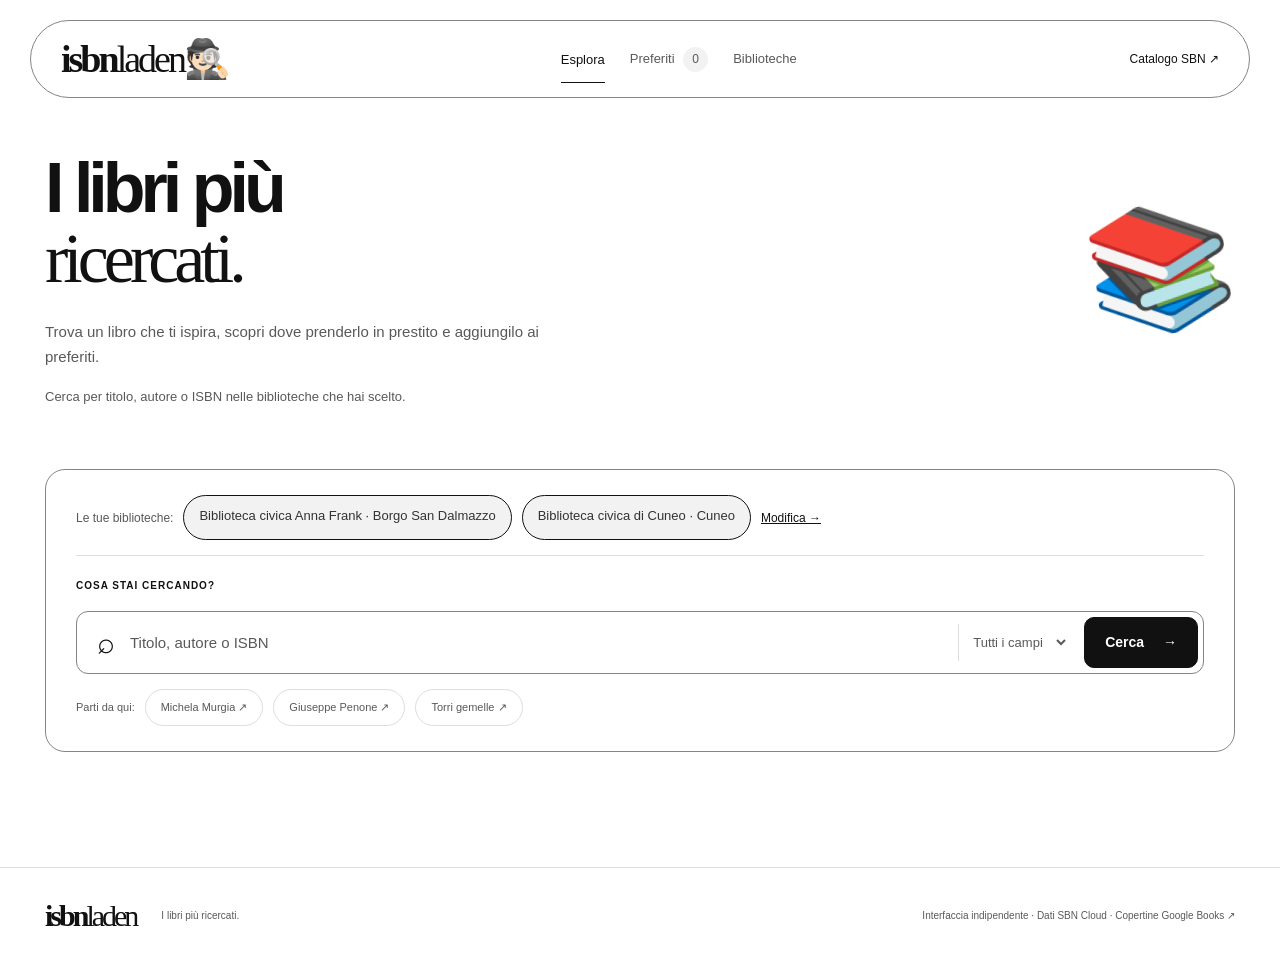
<file: index.html>
<!doctype html>
<html lang="it">
<head>
  <meta charset="utf-8">
  <meta name="viewport" content="width=device-width, initial-scale=1">
  <meta name="theme-color" content="#ffffff">
  <title>isbnladen — La tua prossima lettura</title>
  <link rel="icon" type="image/svg+xml" href="favicon.svg">
  <link rel="stylesheet" href="css/style.css">
  <script src="js/fn.js" defer></script>
</head>
<body class="biblio">
  <header class="biblio-header">
    <a class="biblio-logo" href="./" aria-label="isbnladen, pagina iniziale">isbn<span class="biblio-wordmark">laden</span>🕵🏻</a>
    <nav class="biblio-nav" aria-label="Navigazione principale">
      <button id="catalog-tab" class="biblio-tab" aria-pressed="true" onclick="Biblio.showCatalog()">Esplora</button>
      <button id="saved-tab" class="biblio-tab" aria-pressed="false" onclick="Biblio.showSaved()">Preferiti <span id="saved-count">0</span></button>
      <a id="libraries-tab" class="biblio-tab" href="?view=libraries" onclick="Biblio.navigate(event, 'libraries')">Biblioteche</a>
    </nav>
    <a class="biblio-external" href="https://cloud.sbn.it/opac/TO0/ricercaSemplice" target="_blank" rel="noopener noreferrer">Catalogo SBN ↗</a>
  </header>
  <main class="biblio-main">
    <section class="biblio-intro" aria-labelledby="hero-title">
      <span id="hero-emoji" class="biblio-intro-emoji" aria-hidden="true">📚</span>
      <h1 id="hero-title"><span id="hero-heading">I libri più</span><br><em id="hero-emphasis">ricercati.</em></h1>
      <p id="hero-description" class="biblio-description">Trova il libro che cerchi, scopri dove prenderlo in prestito e aggiungilo ai preferiti.</p>
      <p id="hero-note" class="biblio-status">Cerca per titolo, autore o ISBN nelle biblioteche che hai scelto.</p>
    </section>
    <section id="search-panel" class="biblio-search" aria-label="Cerca nel catalogo">
      <p class="biblio-selection-summary">Le tue biblioteche: <span id="selected-libraries-summary" class="biblio-selection-tags"></span> <a href="?view=libraries" onclick="Biblio.navigate(event, 'libraries')">Modifica →</a></p>
      <form onsubmit="Biblio.submit(event)">
        <label class="biblio-label" for="query">COSA STAI CERCANDO?</label>
        <div class="biblio-searchbar"><span aria-hidden="true">⌕</span><input id="query" type="search" placeholder="Titolo, autore o ISBN" required maxlength="250" autocomplete="off"><label class="biblio-sr" for="field">Campo di ricerca</label><select id="field"><option value="any">Tutti i campi</option><option value="titolo">Titolo</option><option value="nome">Autore</option><option value="soggetto">Soggetto</option><option value="isbn">ISBN</option></select><button class="biblio-primary" type="submit">Cerca <span aria-hidden="true">→</span></button></div>
      </form>
      <div class="biblio-suggestions"><span>Parti da qui:</span><button onclick="Biblio.suggest('Michela Murgia', 'nome')">Michela Murgia ↗</button><button onclick="Biblio.suggest('Giuseppe Penone', 'nome')">Giuseppe Penone ↗</button><button onclick="Biblio.suggest('torri gemelle', 'any')">Torri gemelle ↗</button></div>
    </section>
    <section id="results-panel" class="biblio-results" hidden aria-label="Libri">
      <div id="results-head" class="biblio-results-head"><div><h2 id="results-title"></h2></div><label id="sort-wrap" hidden>Ordina per <select id="sort" onchange="Biblio.sort()"><option value="score">Rilevanza</option><option value="datada:desc">Più recenti</option><option value="datada:asc">Meno recenti</option></select></label></div>
      <p id="status" class="biblio-status" role="status" aria-live="polite"></p>
      <div id="results" class="biblio-cards"></div>
      <nav id="pagination" class="biblio-pagination" aria-label="Pagine dei risultati" hidden><button id="previous" onclick="Biblio.page(-1)">← Precedente</button><span id="page-label"></span><button id="next" onclick="Biblio.page(1)">Successiva →</button></nav>
    </section>
    <div id="libraries-view" class="biblio-directory" hidden></div>
  </main>
  <footer class="biblio-footer"><span class="biblio-logo">isbn<span class="biblio-wordmark">laden</span></span><p>I libri più ricercati.</p><span>Interfaccia indipendente · Dati SBN Cloud · Copertine <a href="https://books.google.com" target="_blank" rel="noopener noreferrer">Google Books ↗</a></span></footer>
  <noscript>Per cercare attiva JavaScript oppure visita il catalogo SBN tramite il collegamento in alto.</noscript>
</body>
</html>
</file>
<file: css/style.css>
/* Foglio CSS sorgente scritto a mano: nessuna compilazione. */
* { box-sizing: border-box; }
body { margin: 0; }
.biblio {
  /* Palette in bianco e nero condivisa da catalogo e biblioteche. */
  --color-paper: #ffffff;
  --color-surface: #ffffff;
  --color-field: var(--color-surface);
  --color-ink: #111111;
  --color-muted: #595959;
  --color-border: #858585;
  --color-divider: #dddddd;
  --color-accent: #111111;
  --color-accent-hover: #333333;
  --color-on-accent: var(--color-surface);
  --color-soft: #f2f2f2;
  --color-selected: var(--color-soft);
  --color-selected-hover: var(--color-divider);
  --color-success-bg: #e3f3e8;
  --color-success: #22633b;
  --color-warning-bg: #fff0dc;
  --color-warning: #87500c;
  color-scheme: light;
  background: var(--color-paper); color: var(--color-ink); font-family: Arial, Helvetica, sans-serif; font-size: 15px; line-height: 25px;
  & button, & input, & select { font: inherit; }
  & button, & a, & input, & select { -webkit-tap-highlight-color: transparent; }
  & button, & select { cursor: pointer; }
  & a { color: inherit; text-decoration: none; }
  & button { color: inherit; }
  & button:disabled { background: var(--color-soft); color: var(--color-muted); border-color: var(--color-divider); opacity: 1; cursor: default; }
  & :focus-visible { outline: 3px solid var(--color-accent); outline-offset: 5px; }
  & [hidden] { display: none !important; }
  & .biblio-header { display: flex; align-items: center; justify-content: space-between; gap: 35px; max-width: 1320px; margin: auto; padding: 25px 45px; border-bottom: 2px solid var(--color-ink); }
  & .biblio-logo { font: 900 35px/40px Arial, Helvetica, sans-serif; letter-spacing: -2px; white-space: nowrap; }
  & .biblio-wordmark { font-weight: 900; }
  & .biblio-logo-mark { display: inline-flex; align-items: center; justify-content: center; width: 35px; height: 35px; margin-left: 10px; color: var(--color-ink); background: var(--color-selected); font-size: 30px; border-radius: 50%; }
  & .biblio-nav { display: flex; flex-wrap: wrap; gap: 10px 30px; }
  & .biblio-tab { border: 0; background: none; padding: 10px 0; color: var(--color-muted); }
  & .biblio-tab[aria-pressed="true"], & .biblio-tab[aria-current="page"] { color: var(--color-ink); box-shadow: 0 2px var(--color-ink); }
  & #saved-count { display: inline-flex; align-items: center; justify-content: center; min-width: 25px; height: 25px; border-radius: 50%; background: var(--color-soft); font-size: 12px; margin-left: 5px; }
  & .biblio-external { font-size: 13px; }
  & .biblio-main { max-width: 1320px; margin: auto; padding: 0 45px; }
  & .biblio-hero { padding: 45px 0 35px; }
  & .biblio-eyebrow { font-size: 10px; letter-spacing: 2px; font-weight: bold; margin: 0 0 15px; }
  & h1 { font: 900 70px/65px Arial, Helvetica, sans-serif; letter-spacing: -3px; margin: 0 0 25px; }
  & h1 em { color: var(--color-accent); font-weight: 900; font-style: normal; }
  & .biblio-description { color: var(--color-muted); font-size: 15px; line-height: 25px; }
  & .biblio-search { background: var(--color-surface); border: 1px solid var(--color-border); border-radius: 5px; padding: 25px 30px 20px; box-shadow: none; }
  & .biblio-label { display: block; font: bold 11px/20px monospace; letter-spacing: 2px; margin-bottom: 15px; }
  & .biblio-searchbar { display: flex; align-items: center; gap: 15px; border: 1px solid var(--color-border); border-radius: 0; padding: 5px 5px 5px 20px; }
  & .biblio-searchbar > span { font-size: 30px; }
  & input { color: var(--color-ink); min-width: 100px; flex: 1; background: transparent; border: 0; padding: 10px 0; }
  & select { background: transparent; border: 0; color: var(--color-muted); padding: 10px; font-size: 13px; }
  & .biblio-searchbar select { border-left: 1px solid var(--color-divider); }
  & .biblio-primary { background: var(--color-accent); color: var(--color-on-accent); font-weight: bold; border: 1px solid var(--color-accent); border-radius: 3px; padding: 12px 20px; white-space: nowrap; }
  & .biblio-primary span { margin-left: 15px; }
  & .biblio-suggestions { display: flex; flex-wrap: wrap; gap: 15px; align-items: center; margin-top: 15px; font-size: 11px; color: var(--color-muted); }
  & .biblio-suggestions button { background: var(--color-soft); border: 0; border-radius: 2px; padding: 0 10px; font-size: 11px; }
  & .biblio-results { padding: 45px 0; }
  & .biblio-results-head { display: flex; justify-content: space-between; align-items: center; gap: 20px; }
  & .biblio-results-head .biblio-eyebrow { color: var(--color-muted); margin-bottom: 5px; }
  & h2 { font: bold 29px/35px Arial, sans-serif; letter-spacing: -1px; margin: 0; overflow-wrap: anywhere; }
  & .biblio-status { color: var(--color-muted); font-size: 13px; margin: 10px 0 25px; }
  & .biblio-empty { text-align: center; border-top: 1px solid var(--color-ink); border-bottom: 1px solid var(--color-ink); background: var(--color-soft); border-radius: 0; padding: 35px 20px; }
  & .biblio-empty > span { font-size: 40px; color: var(--color-accent); }
  & h3 { font: 700 24px/30px Arial, sans-serif; margin: 15px 0 10px; }
  & .biblio-empty p { font-size: 13px; color: var(--color-muted); }
  & .biblio-empty small { font-size: 9px; letter-spacing: 2px; color: var(--color-muted); }
  & .biblio-cards { display: flex; flex-direction: column; }
  & .biblio-card { display: flex; align-items: flex-start; gap: 25px; padding: 25px 20px; border: 1px solid var(--color-divider); border-radius: 5px; background: var(--color-surface); margin-top: 20px; }
  & .biblio-cover { position: relative; display: flex; align-items: center; justify-content: center; flex-shrink: 0; width: 65px; height: 90px; }
  & .biblio-cover-image { position: absolute; inset: 0; width: 65px; height: 90px; object-fit: contain; opacity: 0; }
  & .biblio-cover-placeholder { font: 60px/75px "Apple Color Emoji", "Segoe UI Emoji", sans-serif; }
  & .biblio-cover-loaded .biblio-cover-placeholder { visibility: hidden; }
  & .biblio-cover-loaded .biblio-cover-image { opacity: 1; }
  & .biblio-card-content { flex: 1; min-width: 0; overflow-wrap: anywhere; }
  & .biblio-card h3 { margin: 0 0 10px; font-size: 22px; overflow-wrap: anywhere; }
  & .biblio-card p { margin: 5px 0; font-size: 13px; color: var(--color-muted); }
  & .biblio-card a { display: inline-block; font-size: 12px; border-bottom: 1px solid var(--color-border); margin-top: 10px; }
  & .biblio-save { background: transparent; border: 1px solid var(--color-border); border-radius: 2px; padding: 5px 12px; font-size: 12px; white-space: nowrap; }
  & .biblio-save[aria-pressed="true"] { background: var(--color-selected); }
  & .biblio-pagination { display: flex; justify-content: center; align-items: center; gap: 25px; margin-top: 30px; font-size: 13px; }
  & .biblio-pagination button { background: var(--color-surface); border: 1px solid var(--color-border); border-radius: 2px; padding: 8px 15px; }
  & .biblio-note { display: flex; align-items: center; gap: 20px; padding: 25px; background: var(--color-soft); border-radius: 0; border-left: 5px solid var(--color-accent); margin-bottom: 45px; }
  & .biblio-note > span { font-size: 30px; }
  & .biblio-note p { font-size: 12px; line-height: 20px; margin: 5px 0 0; color: var(--color-muted); }
  & .biblio-note a { font-size: 12px; margin-left: auto; white-space: nowrap; }
  & .biblio-footer { display: flex; align-items: center; gap: 25px; border-top: 1px solid var(--color-divider); padding: 25px 45px; max-width: 1320px; margin: auto; font-size: 10px; color: var(--color-muted); }
  & .biblio-footer .biblio-logo { font-size: 25px; color: var(--color-ink); }
  & .biblio-footer > span:last-child { margin-left: auto; }
  & .biblio-sr { position: absolute; width: 1px; height: 1px; padding: 0; overflow: hidden; clip-path: inset(50%); white-space: nowrap; }
}

.biblio {
  & .biblio-availability { display: flex; align-items: flex-start; flex-direction: column; gap: 5px; margin-top: 15px; font-size: 12px; color: var(--color-muted); }
  & .biblio-availability-badge { display: inline-flex; padding: 0 10px; border-radius: 2px; background: var(--color-soft); color: var(--color-muted); font-size: 12px; }
  & .biblio-availability-badge[data-state="available"] { background: var(--color-success-bg); color: var(--color-success); }
  & .biblio-availability-badge[data-state="unavailable"] { background: var(--color-warning-bg); color: var(--color-warning); }
  & .biblio-availability-details { font-size: 12px; }
  & .biblio-availability-details summary { cursor: pointer; }
  & .biblio-availability-details p { padding: 5px 0; max-width: 750px; font-size: 12px; }
  & .biblio-availability small { font-size: 10px; color: var(--color-muted); }
  & .biblio-availability-retry { border: 0; padding: 0; background: transparent; text-decoration: underline; font-size: 12px; }
}

.biblio {
  & .biblio-library-box { margin-top: 20px; border: 1px solid var(--color-border); background: var(--color-surface); overflow-x: auto; }
  & .biblio-library { display: flex; gap: 15px; padding: 20px 15px; margin: 0; }
  & .biblio-library + .biblio-library { border-top: 1px solid var(--color-divider); }
  & .biblio-library-cell { flex: 1; min-width: 0; font-size: 12px; line-height: 20px; }
  & .biblio-library-head { padding-top: 15px; padding-bottom: 15px; background: var(--color-soft); }
  & .biblio-library-head .biblio-library-cell { font: bold 10px/15px Arial, sans-serif; text-transform: uppercase; letter-spacing: 1px; color: var(--color-muted); }
  & .biblio-library-identity { flex: 1.3; }
  & .biblio-library-identity a { display: block; width: fit-content; }
  & .biblio-library-place small { display: block; color: var(--color-muted); margin-top: 5px; }
  & .biblio-library-shelf + .biblio-library-shelf { margin-top: 5px; }
  & .biblio-library-name { font-size: 13px; }
  & .biblio-library .biblio-availability { margin-top: 0; line-height: 20px; }
  & .biblio-library .biblio-availability-details { margin-top: 10px; }
}

@media (max-width: 850px) {
  .biblio {
    & .biblio-library { min-width: 650px; }
  }
}

.biblio {
  & .biblio-primary:not(:disabled):hover { background: var(--color-accent-hover); }
  & .biblio-tab:hover, & .biblio-external:hover, & .biblio-card a:hover { color: var(--color-accent); }
  & .biblio-save:not(:disabled):hover, & .biblio-pagination button:not(:disabled):hover { background: var(--color-soft); }
  & ::selection { background: var(--color-selected-hover); color: var(--color-ink); }
}

/* Tablet: lascia spazio al testo e porta la ricerca su due righe. */
@media (max-width: 1000px) {
  .biblio {
    & .biblio-header { flex-wrap: wrap; gap: 15px 25px; padding: 20px 30px; }
    & .biblio-nav { order: 1; width: 100%; }
    & .biblio-main { padding: 0 30px; }
    & .biblio-hero { padding: 35px 0; }
    & h1 { font-size: 55px; line-height: 55px; }
    & .biblio-searchbar { flex-wrap: wrap; padding: 10px; }
    & .biblio-searchbar input { flex-basis: calc(100% - 50px); min-width: 0; }
    & .biblio-searchbar select { flex: 1; border-left: 0; }
    & .biblio-results-head { flex-wrap: wrap; }
    & .biblio-results-head > div { min-width: 0; }
    & .biblio-note { flex-wrap: wrap; }
    & .biblio-note > div { flex: 1; min-width: 0; }
    & .biblio-note a { margin-left: 45px; }
    & .biblio-footer { flex-wrap: wrap; gap: 10px 25px; padding: 25px 30px; }
    & .biblio-footer > span:last-child { width: 100%; margin-left: 0; }
  }
}

/* Smartphone: controlli comodi al tocco e schede a tutta larghezza. */
@media (max-width: 600px) {
  .biblio {
    & .biblio-header { padding: 15px 20px; gap: 15px 10px; }
    & .biblio-logo { font-size: 30px; line-height: 35px; }
    & .biblio-logo-mark { margin-left: 5px; font-size: 25px; }
    & .biblio-external { font-size: 11px; padding: 10px 0; }
    & .biblio-nav { justify-content: space-between; gap: 10px; }
    & .biblio-tab { font-size: 14px; min-height: 45px; }
    & .biblio-main { padding: 0 20px; }
    & .biblio-hero { padding: 30px 0; }
    & .biblio-eyebrow { letter-spacing: 1px; }
    & h1 { font-size: 50px; line-height: 50px; letter-spacing: -2px; margin-bottom: 20px; }
    & .biblio-description { margin-bottom: 0; }
    & .biblio-search { padding: 20px 15px; box-shadow: none; }
    & .biblio-label { letter-spacing: 1px; }
    & .biblio-searchbar { gap: 10px; }
    & .biblio-searchbar > span { display: none; }
    & .biblio-searchbar input { flex-basis: 100%; width: 100%; }
    & .biblio-searchbar select { width: 100%; flex-basis: 100%; border-top: 1px solid var(--color-divider); }
    & input, & select { font-size: 16px; min-height: 45px; }
    & .biblio-primary { width: 100%; min-height: 45px; padding: 10px 15px; }
    & .biblio-suggestions { gap: 10px; }
    & .biblio-suggestions > span { width: 100%; }
    & .biblio-suggestions button { min-height: 45px; padding: 5px 10px; font-size: 12px; }
    & .biblio-results { padding: 35px 0; }
    & .biblio-results-head { gap: 10px; }
    & h2 { font-size: 25px; line-height: 30px; }
    & #sort-wrap { display: flex; align-items: center; flex-wrap: wrap; }
    & .biblio-empty { padding: 30px 15px; }
    & .biblio-empty small { letter-spacing: 1px; }
    & .biblio-card { flex-wrap: wrap; gap: 15px; }
    & .biblio-cover { order: 0; }
    & .biblio-save { order: 1; margin-left: auto; min-height: 45px; }
    & .biblio-card-content { order: 2; flex-basis: 100%; }
    & .biblio-card a { min-height: 45px; padding: 10px 0; }
    & .biblio-availability { max-width: 100%; }
    & .biblio-availability-details { min-width: 0; max-width: 100%; }
    & .biblio-availability-details summary, & .biblio-availability-retry { min-height: 45px; padding: 10px 0; }
    & .biblio-pagination { flex-wrap: wrap; gap: 10px; }
    & #page-label { order: -1; width: 100%; text-align: center; }
    & .biblio-pagination button { min-height: 45px; padding: 10px 15px; }
    & .biblio-note { padding: 20px 15px; gap: 10px; margin-bottom: 30px; }
    & .biblio-note > span { display: none; }
    & .biblio-note > div { flex-basis: 100%; }
    & .biblio-note a { margin-left: 0; min-height: 45px; padding: 10px 0; white-space: normal; }
    & .biblio-footer { flex-direction: column; align-items: flex-start; gap: 10px; padding: 25px 20px; }
    & .biblio-footer p { margin: 0; }
  }
}

/* Selezione delle biblioteche e riepilogo nel catalogo. */
.biblio {
  & .biblio-selection-summary { display: flex; flex-wrap: wrap; align-items: center; gap: 10px; margin: 0 0 20px; font-size: 13px; line-height: 20px; overflow-wrap: anywhere; }
  & .biblio-selection-tags { display: flex; flex-wrap: wrap; gap: 10px; min-width: 0; max-width: 100%; }
  & .biblio-selection-summary a { display: inline-block; text-decoration: underline; padding: 10px 0; }
  & .biblio-intro { padding: 50px 0 20px; max-width: 750px; }
  & .biblio-directory-selection { padding: 25px; border: 1px solid var(--color-border); border-radius: 5px; background: var(--color-surface); box-shadow: none; }
  & .biblio-directory-selected { display: flex; flex-wrap: wrap; gap: 10px; margin-top: 20px; }
  & .biblio-library-chip { border: 1px solid var(--color-border); background: var(--color-selected); padding: 10px 15px; min-height: 45px; text-align: left; overflow-wrap: anywhere; max-width: 100%; }
  & .biblio-directory-selection .biblio-primary { display: inline-block; text-align: center; white-space: normal; }
  & .biblio-directory-search { padding: 40px 0; }
  & .biblio-directory-filters { display: flex; flex-wrap: wrap; align-items: flex-end; gap: 20px; }
  & .biblio-directory-filters label { display: flex; flex-direction: column; gap: 5px; min-width: 0; font-size: 13px; font-weight: bold; }
  & .biblio-directory-query { flex: 1; }
  & .biblio-directory-filters input, & .biblio-directory-filters select { width: 100%; min-width: 0; min-height: 50px; padding: 10px 15px; border: 1px solid var(--color-border); background: var(--color-surface); font-size: 16px; font-weight: normal; }
  & .biblio-directory-list { display: flex; flex-direction: column; }
  & .biblio-directory-item { display: flex; align-items: flex-start; gap: 15px; padding: 20px 10px; border-bottom: 1px solid var(--color-divider); cursor: pointer; }
  & .biblio-directory-item:has(input:checked) { background: var(--color-selected); }
  & .biblio-directory-item input { flex: none; min-width: 0; min-height: 0; width: 20px; height: 20px; margin: 5px 0; padding: 0; accent-color: var(--color-accent); }
  & .biblio-directory-content { display: flex; flex-direction: column; min-width: 0; overflow-wrap: anywhere; }
  & .biblio-directory-content span { color: var(--color-muted); font-size: 13px; }
  & .biblio-directory-content small { color: var(--color-muted); font-size: 12px; }
}
@media (max-width: 600px) {
  .biblio {
    & .biblio-nav { justify-content: flex-start; gap: 5px 20px; }
    & .biblio-intro { padding: 35px 0 15px; }
    & .biblio-directory-selection { padding: 20px 15px; box-shadow: none; }
    & .biblio-directory-filters { flex-direction: column; align-items: stretch; gap: 15px; }
    & .biblio-library-chip { width: 100%; }
  }
}


/* Collage editoriale: carta, caratteri oversize e oggetti surreali. */
.biblio {
  background: var(--color-paper);
  & .biblio-header { max-width: 1230px; border: 1px solid var(--color-border); border-radius: 50px; margin: 20px auto 0; padding: 15px 30px; gap: 20px; }
  & .biblio-logo { font: 700 38px/40px Georgia, 'Times New Roman', serif; letter-spacing: -3px; }
  & .biblio-wordmark { font-weight: 400; }
  & .biblio-logo-payoff { display: block; margin-top: 5px; padding-left: 3px; font: italic 400 14px/20px Georgia, 'Times New Roman', serif; letter-spacing: .2px; color: var(--color-muted); }
  & .biblio-logo-payoff::before { content: '✳'; display: inline-block; margin-right: 7px; font: 12px/15px Arial, sans-serif; color: var(--color-accent); vertical-align: 1px; }
  & .biblio-logo-mark { width: auto; height: auto; border-radius: 0; background: none; color: var(--color-ink); font: 25px/30px Arial, sans-serif; margin-left: 10px; }
  & .biblio-nav { gap: 10px 25px; }
  & .biblio-tab { font-size: 13px; color: var(--color-muted); }
  & .biblio-tab[aria-pressed="true"], & .biblio-tab[aria-current="page"] { color: var(--color-ink); box-shadow: 0 1px var(--color-ink); }
  & #saved-count { background: var(--color-selected); }
  & .biblio-external { font-size: 12px; }
  & .biblio-eyebrow, & .biblio-label { font-family: Arial, sans-serif; font-size: 10px; letter-spacing: 1px; }
  & .biblio-hero > .biblio-eyebrow { margin-bottom: 20px; }
  & .biblio-hero h1 { display: flex; flex-wrap: nowrap; align-items: baseline; gap: 15px; margin: 0; font: 900 75px/85px Arial, Helvetica, sans-serif; letter-spacing: -3px; white-space: nowrap; }
  & .biblio-hero-line { display: block; }
  & .biblio-hero-star { display: inline-block; padding: 0 10px; font-size: 150px; line-height: 150px; font-weight: normal; transform: rotate(-12deg); }
  & .biblio-hero-collage { display: flex; align-items: center; justify-content: center; width: 40%; padding: 25px 15px 25px 0; font-family: "Apple Color Emoji", "Segoe UI Emoji", sans-serif; font-size: 100px; line-height: 140px; letter-spacing: -10px; }
  & .biblio-hero-collage span:nth-child(1) { transform: rotate(-12deg); }
  & .biblio-hero-collage span:nth-child(2) { transform: translateY(-15px) rotate(10deg); }
  & .biblio-hero h1 em { color: var(--color-ink); font: inherit; letter-spacing: inherit; }
  & .biblio-hero-foot { display: flex; align-items: center; justify-content: space-between; gap: 30px; margin-top: 15px; }
  & .biblio-description { max-width: 520px; color: var(--color-muted); font-size: 15px; line-height: 25px; }
  & .biblio-hero-serif { margin: 0; font: 400 42px/40px Georgia, serif; letter-spacing: -2px; }
  & .biblio-search { border: 1px solid var(--color-border); border-radius: 20px; background: var(--color-surface); box-shadow: none; padding: 25px 30px; }
  & .biblio-selection-summary { font-size: 12px; line-height: 20px; color: var(--color-muted); padding-bottom: 15px; border-bottom: 1px solid var(--color-divider); }
  & .biblio-selection-summary a { color: var(--color-accent); }
  & .biblio-searchbar { border-radius: 12px; background: var(--color-field); }
  & .biblio-primary { border: 1px solid var(--color-accent); border-radius: 10px; background: var(--color-accent); color: var(--color-on-accent); font-size: 14px; min-height: 45px; }
  & .biblio-primary:not(:disabled):hover { background: var(--color-accent-hover); }
  & .biblio-suggestions { gap: 10px; }
  & .biblio-suggestions button { border: 1px solid var(--color-divider); border-radius: 30px; background: transparent; padding: 5px 15px; }
  & .biblio-suggestions button:hover { background: var(--color-selected-hover); }
  & h2 { font-size: 32px; line-height: 35px; letter-spacing: -1px; }
  & h3 { font: 400 28px/30px Georgia, serif; letter-spacing: -.5px; }
  & .biblio-card { border: 1px solid var(--color-divider); background: var(--color-surface); border-radius: 15px; }
  & .biblio-card h3 { font: 400 28px/30px Georgia, serif; }
  & .biblio-save, & .biblio-pagination button { border-radius: 25px; min-height: 40px; padding: 5px 15px; }
  & .biblio-save[aria-pressed="true"] { background: var(--color-selected); }
  & .biblio-library-box { border-radius: 10px; background: var(--color-field); }
  & .biblio-library-head { background: var(--color-selected); }
  & .biblio-library-head .biblio-library-cell { color: var(--color-muted); }
  & .biblio-availability-badge { border-radius: 5px; }
  & .biblio-availability-badge[data-state="available"] { background: var(--color-success-bg); color: var(--color-success); }
  & .biblio-availability-badge[data-state="unavailable"] { background: var(--color-warning-bg); color: var(--color-warning); }
  & .biblio-empty { position: relative; background: var(--color-selected); border: 1px solid var(--color-divider); border-radius: 20px; }
  & .biblio-empty > span { color: var(--color-ink); font-size: 55px; line-height: 60px; }
  & .biblio-empty h3 { font-size: 32px; line-height: 35px; }
  & .biblio-note { border: 1px solid var(--color-border); border-radius: 20px; background: transparent; }
  & .biblio-note > span { font-size: 45px; }
  & .biblio-note strong { font: 400 28px/30px Georgia, serif; letter-spacing: -1px; }
  & .biblio-note a { color: var(--color-accent); }
  & .biblio-footer { border-color: var(--color-divider); }
  & .biblio-footer .biblio-logo { font-size: 30px; }
  & .biblio-intro { position: relative; max-width: none; padding: 55px 420px 35px 0; }
  & .biblio-intro-emoji { position: absolute; right: 15px; top: 90px; font: 120px/160px "Apple Color Emoji", "Segoe UI Emoji", sans-serif; letter-spacing: -15px; transform: rotate(-8deg); }
  & .biblio-intro h1 { font: 900 85px/80px Arial, sans-serif; letter-spacing: -5px; }
  & .biblio-intro h1 em { font: 400 90px/85px Georgia, serif; color: var(--color-ink); letter-spacing: -5px; }
  & .biblio-directory-selection { border-radius: 20px; box-shadow: none; }
  & .biblio-directory-selection h2 { font: 400 32px/35px Georgia, serif; }
  & .biblio-library-chip { border-radius: 25px; border-color: var(--color-divider); background: var(--color-selected); font-size: 13px; }
  & .biblio-library-chip:hover { background: var(--color-selected-hover); }
  & .biblio-directory-filters input, & .biblio-directory-filters select { border-radius: 10px; }
  & .biblio-directory-item { padding: 20px 15px; }
  & .biblio-directory-item:has(input:checked) { background: var(--color-selected); border-radius: 10px; }
  & .biblio-directory-item input { accent-color: var(--color-accent); }
  & ::selection { background: var(--color-selected-hover); color: var(--color-ink); }
}
@media (max-width: 1300px) {
  .biblio {
    & .biblio-header { margin-left: 30px; margin-right: 30px; }
    & .biblio-hero h1 { font-size: 60px; line-height: 70px; letter-spacing: -2px; }
    & .biblio-hero-star { font-size: 120px; line-height: 120px; }
    & .biblio-intro { padding-right: 340px; }
    & .biblio-intro h1, & .biblio-intro h1 em { font-size: 70px; line-height: 70px; }
  }
}
@media (max-width: 1000px) {
  .biblio {
    & .biblio-header { padding: 15px 25px; border-radius: 30px; }
    & .biblio-nav { width: auto; }
    & .biblio-external { margin-left: auto; }
    & .biblio-hero h1 { font-size: 45px; line-height: 55px; letter-spacing: -2px; gap: 10px; }
    & .biblio-hero-star { font-size: 90px; line-height: 90px; }
    & .biblio-hero-collage { font-size: 70px; line-height: 100px; }
    & .biblio-intro-emoji { font-size: 85px; line-height: 120px; }
    & .biblio-hero-serif { font-size: 32px; line-height: 30px; }
    & .biblio-intro { padding-right: 250px; }
    & .biblio-intro h1, & .biblio-intro h1 em { font-size: 60px; line-height: 60px; }
  }
}
@media (max-width: 700px) {
  .biblio {
    & .biblio-hero h1 { font-size: 32px; line-height: 40px; letter-spacing: -1px; }
    & .biblio-hero-star { font-size: 65px; line-height: 65px; }
    & .biblio-hero-collage { width: 100%; max-width: 400px; padding: 0; margin: -5px auto; }
    & .biblio-hero-foot { align-items: flex-start; flex-direction: column; gap: 15px; }
    & .biblio-hero-serif br { display: none; }
    & .biblio-intro { padding-right: 0; }
    & .biblio-intro-emoji { position: static; display: block; font-size: 65px; line-height: 90px; letter-spacing: 0; transform: none; }
  }
}
@media (max-width: 600px) {
  .biblio {
    & .biblio-header { margin: 15px 15px 0; padding: 10px 15px; gap: 10px; border-radius: 25px; }
    & .biblio-logo { font-size: 32px; line-height: 35px; }
    & .biblio-nav { width: 100%; justify-content: space-between; gap: 5px 10px; }
    & .biblio-tab { font-size: 12px; }
    & .biblio-external { font-size: 10px; }
    & .biblio-hero h1 { font-size: 25px; line-height: 35px; letter-spacing: -1px; gap: 5px; }
    & .biblio-hero-star { font-size: 50px; line-height: 50px; padding: 0; }
    & .biblio-hero-collage { width: 90%; max-width: 330px; }
    & .biblio-hero-serif { font-size: 30px; line-height: 30px; }
    & .biblio-search { padding: 20px 15px; }
    & h2 { font-size: 27px; line-height: 30px; }
    & .biblio-empty h3 { font-size: 27px; line-height: 30px; }
    & .biblio-note strong { font-size: 25px; line-height: 30px; }
    & .biblio-intro { padding-top: 35px; }
    & .biblio-intro h1, & .biblio-intro h1 em { font-size: 55px; line-height: 55px; letter-spacing: -3px; }
    & .biblio-directory-selection h2 { font-size: 27px; line-height: 30px; }
  }
}
@media (max-width: 380px) {
  .biblio {
    & .biblio-hero h1 { font-size: 20px; line-height: 30px; }
    & .biblio-hero-star { font-size: 40px; line-height: 40px; }
    & .biblio-intro h1, & .biblio-intro h1 em { font-size: 48px; line-height: 50px; }
  }
}

/* Stati interattivi condivisi dalle due pagine. */
.biblio {
  & input::placeholder { color: var(--color-muted); opacity: 1; }
  & .biblio-searchbar:focus-within { border-color: var(--color-accent); }
  & .biblio-tab[aria-pressed="true"], & .biblio-tab[aria-current="page"] { color: var(--color-accent); box-shadow: 0 1px var(--color-accent); }
  & .biblio-tab:hover, & .biblio-external:hover { color: var(--color-accent-hover); }
  & .biblio-save[aria-pressed="true"], & .biblio-library-chip { color: var(--color-accent-hover); border-color: var(--color-accent); }
  & .biblio-save[aria-pressed="true"]:hover { background: var(--color-selected-hover); }
  & .biblio-card a, & .biblio-availability-details summary, & .biblio-availability-retry { color: var(--color-accent); }
  & .biblio-card a:hover, & .biblio-selection-summary a:hover, & .biblio-note a:hover, & .biblio-availability-details summary:hover, & .biblio-availability-retry:hover { color: var(--color-accent-hover); }
  & .biblio-directory-item:hover { background: var(--color-soft); }
  & .biblio-directory-item:has(input:checked):hover { background: var(--color-selected-hover); }
  & .biblio-primary:active { background: var(--color-accent-hover); }
  & #library-load-error { color: var(--color-muted); }
  & button:disabled { background: var(--color-soft); color: var(--color-muted); border-color: var(--color-divider); }
}
</file>
